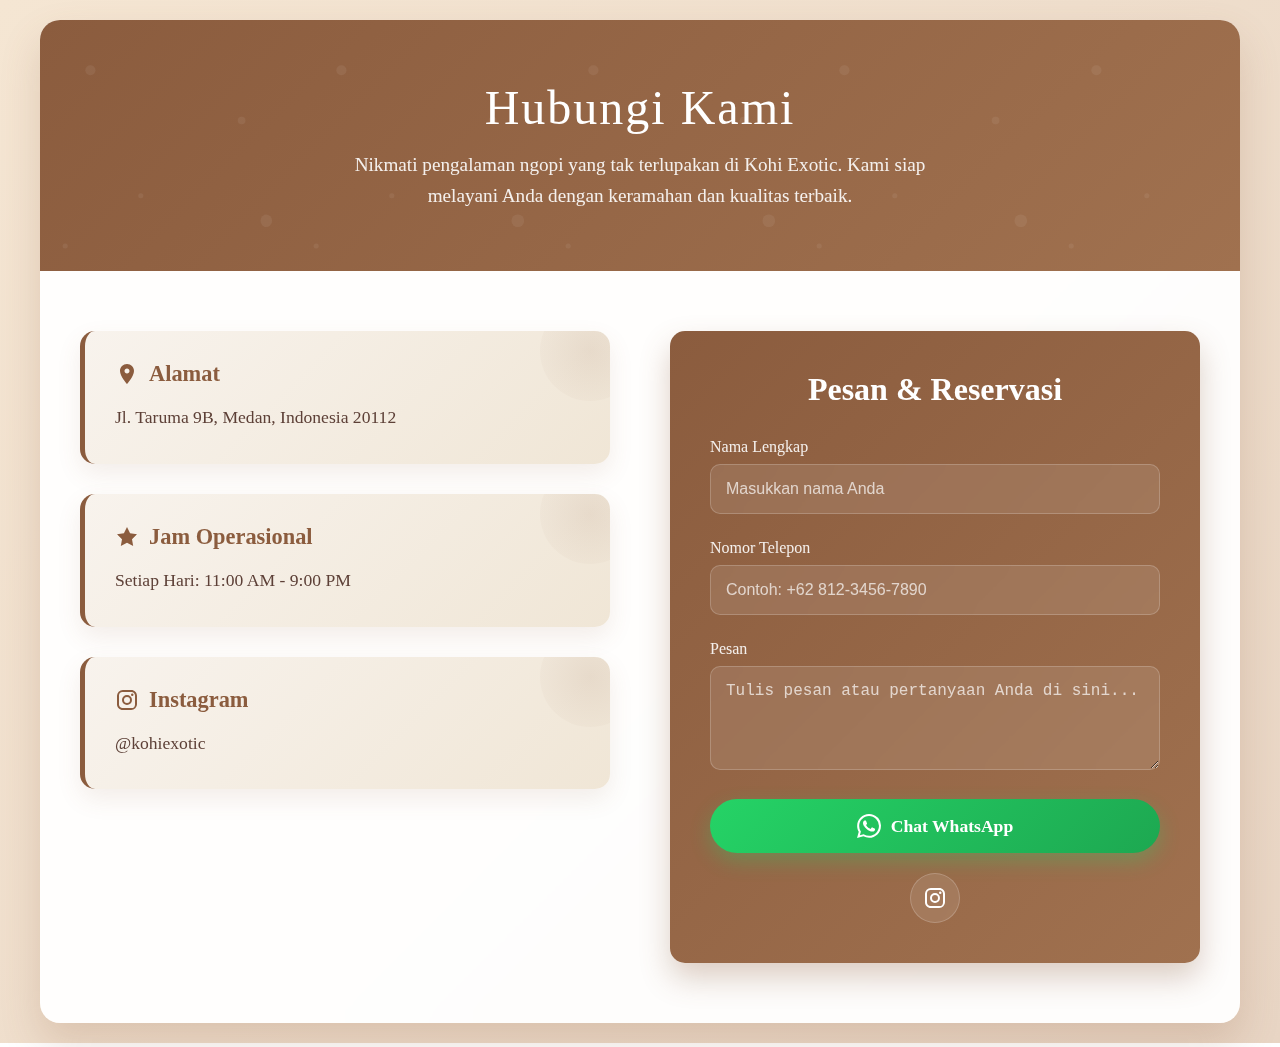
<file: contact.html>
<!DOCTYPE html>
<html lang="en">
<head>
    <meta charset="UTF-8">
    <meta name="viewport" content="width=device-width, initial-scale=1.0">
    <link rel="stylesheet" href="style2.css">
    <title>Kontak KohiExotic</title>
</head>
<body>
    <div class="contact-container">
        <div class="contact-header">
            <h1>Hubungi Kami</h1>
            <p>Nikmati pengalaman ngopi yang tak terlupakan di Kohi Exotic. Kami siap melayani Anda dengan keramahan dan kualitas terbaik.</p>
        </div>
        
        <div class="contact-content">
            <div class="contact-info">
                <div class="info-card">
                    <h3>
                        <svg class="icon" viewBox="0 0 24 24">
                            <path d="M12 2C8.13 2 5 5.13 5 9c0 5.25 7 13 7 13s7-7.75 7-13c0-3.87-3.13-7-7-7zm0 9.5c-1.38 0-2.5-1.12-2.5-2.5s1.12-2.5 2.5-2.5 2.5 1.12 2.5 2.5-1.12 2.5-2.5 2.5z"/>
                        </svg>
                        Alamat
                    </h3>
                    <p>Jl. Taruma 9B, Medan, Indonesia 20112</p>
                </div>
                
                <div class="info-card">
                    <h3>
                        <svg class="icon" viewBox="0 0 24 24">
                            <path d="M12 2l3.09 6.26L22 9.27l-5 4.87 1.18 6.88L12 17.77l-6.18 3.25L7 14.14 2 9.27l6.91-1.01L12 2z"/>
                        </svg>
                        Jam Operasional
                    </h3>
                    <p>Setiap Hari: 11:00 AM - 9:00 PM</p>
                </div>
                
                <div class="info-card">
                    <h3>
                        <svg class="icon" viewBox="0 0 24 24">
                            <path d="M7.8 2h8.4C19.4 2 22 4.6 22 7.8v8.4a5.8 5.8 0 0 1-5.8 5.8H7.8C4.6 22 2 19.4 2 16.2V7.8A5.8 5.8 0 0 1 7.8 2m-.2 2A3.6 3.6 0 0 0 4 7.6v8.8C4 18.39 5.61 20 7.6 20h8.8a3.6 3.6 0 0 0 3.6-3.6V7.6C20 5.61 18.39 4 16.4 4H7.6m9.65 1.5a1.25 1.25 0 0 1 1.25 1.25A1.25 1.25 0 0 1 17.25 8 1.25 1.25 0 0 1 16 6.75a1.25 1.25 0 0 1 1.25-1.25M12 7a5 5 0 0 1 5 5 5 5 0 0 1-5 5 5 5 0 0 1-5-5 5 5 0 0 1 5-5m0 2a3 3 0 0 0-3 3 3 3 0 0 0 3 3 3 3 0 0 0 3-3 3 3 0 0 0-3-3z"/>
                        </svg>
                        Instagram
                    </h3>
                    <p>@kohiexotic</p>
                </div>
            </div>
            
            <div class="contact-form">
                <h3>Pesan & Reservasi</h3>
                <div class="form-group">
                    <label for="name">Nama Lengkap</label>
                    <input type="text" id="name" name="name" placeholder="Masukkan nama Anda" required>
                </div>
                <div class="form-group">
                    <label for="phone">Nomor Telepon</label>
                    <input type="tel" id="phone" name="phone" placeholder="Contoh: +62 812-3456-7890" required>
                </div>
                <div class="form-group">
                    <label for="message">Pesan</label>
                    <textarea id="message" name="message" rows="4" placeholder="Tulis pesan atau pertanyaan Anda di sini..." required></textarea>
                </div>
                
                <a href="https://wa.me/6281375333808" class="whatsapp-btn" target="_blank">
                    <svg class="icon" viewBox="0 0 24 24">
                        <path d="M17.472 14.382c-.297-.149-1.758-.867-2.03-.967-.273-.099-.471-.148-.67.15-.197.297-.767.966-.94 1.164-.173.199-.347.223-.644.075-.297-.15-1.255-.463-2.39-1.475-.883-.788-1.48-1.761-1.653-2.059-.173-.297-.018-.458.13-.606.134-.133.298-.347.446-.52.149-.174.198-.298.298-.497.099-.198.05-.371-.025-.52-.075-.149-.669-1.612-.916-2.207-.242-.579-.487-.5-.669-.51-.173-.008-.371-.01-.57-.01-.198 0-.52.074-.792.372-.272.297-1.04 1.016-1.04 2.479 0 1.462 1.065 2.875 1.213 3.074.149.198 2.096 3.2 5.077 4.487.709.306 1.262.489 1.694.625.712.227 1.36.195 1.871.118.571-.085 1.758-.719 2.006-1.413.248-.694.248-1.289.173-1.413-.074-.124-.272-.198-.57-.347m-5.421 7.403h-.004a9.87 9.87 0 01-5.031-1.378l-.361-.214-3.741.982.998-3.648-.235-.374a9.86 9.86 0 01-1.51-5.26c.001-5.45 4.436-9.884 9.888-9.884 2.64 0 5.122 1.03 6.988 2.898a9.825 9.825 0 012.893 6.994c-.003 5.45-4.437 9.884-9.885 9.884m8.413-18.297A11.815 11.815 0 0012.05 0C5.495 0 .16 5.335.157 11.892c0 2.096.547 4.142 1.588 5.945L.057 24l6.305-1.654a11.882 11.882 0 005.683 1.448h.005c6.554 0 11.89-5.335 11.893-11.893A11.821 11.821 0 0020.893 3.488"/>
                    </svg>
                    Chat WhatsApp
                </a>
                
                <div class="social-links">
                    <a href="https://instagram.com/kohiexotic" class="social-link" target="_blank">
                        <svg class="icon" viewBox="0 0 24 24">
                            <path d="M7.8 2h8.4C19.4 2 22 4.6 22 7.8v8.4a5.8 5.8 0 0 1-5.8 5.8H7.8C4.6 22 2 19.4 2 16.2V7.8A5.8 5.8 0 0 1 7.8 2m-.2 2A3.6 3.6 0 0 0 4 7.6v8.8C4 18.39 5.61 20 7.6 20h8.8a3.6 3.6 0 0 0 3.6-3.6V7.6C20 5.61 18.39 4 16.4 4H7.6m9.65 1.5a1.25 1.25 0 0 1 1.25 1.25A1.25 1.25 0 0 1 17.25 8 1.25 1.25 0 0 1 16 6.75a1.25 1.25 0 0 1 1.25-1.25M12 7a5 5 0 0 1 5 5 5 5 0 0 1-5 5 5 5 0 0 1-5-5 5 5 0 0 1 5-5m0 2a3 3 0 0 0-3 3 3 3 0 0 0 3 3 3 3 0 0 0 3-3 3 3 0 0 0-3-3z"/>
                        </svg>
                    </a>
                </div>
            </div>
        </div>
    </div>
</body>
</html>
</file>
<file: style2.css>
*{
    margin: 0;
    padding: 0;
    box-sizing: border-box;
}

body {
    font-family: 'Georgia', serif;
    background: linear-gradient(135deg, #f5e6d3, #e8d5c4);
    min-height: 100vh;
    padding: 20px;
 }        

.contact-container {
    max-width: 1200px;
    margin: 0 auto;
    background: rgba(255, 255, 255, 0.95);
    border-radius: 20px;
    box-shadow: 0 20px 40px rgba(139, 92, 62, 0.2);
    overflow: hidden;
    backdrop-filter: blur(10px);
}

.contact-header {
    background: linear-gradient(135deg, #8b5c3e, #a0714f);
    color: white;
    padding: 60px 40px;
    text-align: center;
    position: relative;
    overflow: hidden;
}

.contact-header::before {
    content: '';
    position: absolute;
    top: 0;
    left: 0;
    right: 0;
    bottom: 0;
    background: url('data:image/svg+xml,<svg xmlns="http://www.w3.org/2000/svg" viewBox="0 0 100 100"><circle cx="20" cy="20" r="2" fill="rgba(255,255,255,0.1)" /><circle cx="80" cy="40" r="1.5" fill="rgba(255,255,255,0.1)" /><circle cx="40" cy="70" r="1" fill="rgba(255,255,255,0.1)" /><circle cx="90" cy="80" r="2.5" fill="rgba(255,255,255,0.1)" /><circle cx="10" cy="90" r="1" fill="rgba(255,255,255,0.1)" /></svg>');
    opacity: 0.6;
}

.contact-header h1 {
    font-size: 3rem;
    margin-bottom: 15px;
    font-weight: 300;
    letter-spacing: 2px;
    position: relative;
    z-index: 2;
}

.contact-header p {
    font-size: 1.2rem;
    opacity: 0.9;
    max-width: 600px;
    margin: 0 auto;
    line-height: 1.6;
    position: relative;
    z-index: 2;
}

.contact-content {
    display: grid;
    grid-template-columns: 1fr 1fr;
    gap: 60px;
    padding: 60px 40px;
}

.contact-info {
    display: flex;
    flex-direction: column;
    gap: 30px;
}

.info-card {
    background: linear-gradient(135deg, #f8f3ed, #f0e6d6);
    padding: 30px;
    border-radius: 15px;
    border-left: 5px solid #8b5c3e;
    box-shadow: 0 10px 25px rgba(139, 92, 62, 0.1);
    transition: all 0.3s ease;
    position: relative;
    overflow: hidden;
}

.info-card::before {
    content: '';
    position: absolute;
    top: 0;
    right: 0;
    width: 100px;
    height: 100px;
    background: radial-gradient(circle, rgba(139, 92, 62, 0.1), transparent);
    border-radius: 50%;
    transform: translate(30%, -30%);
}

.info-card:hover {
    transform: translateY(-5px);
    box-shadow: 0 15px 35px rgba(139, 92, 62, 0.15);
}

.info-card h3 {
    color: #8b5c3e;
    font-size: 1.4rem;
    margin-bottom: 15px;
    display: flex;
    align-items: center;
    gap: 10px;
}

.info-card p {
    color: #5d4037;
    line-height: 1.8;
    font-size: 1.1rem;
}

.contact-form {
    background: linear-gradient(135deg, #8b5c3e, #a0714f);
    padding: 40px;
    border-radius: 15px;
    color: white;
    box-shadow: 0 15px 30px rgba(139, 92, 62, 0.3);
}

.contact-form h3 {
    font-size: 2rem;
    margin-bottom: 30px;
    text-align: center;
    color: white;
}

.form-group {
    margin-bottom: 25px;
}

.form-group label {
    display: block;
    margin-bottom: 8px;
    font-weight: 500;
    color: rgba(255, 255, 255, 0.9);

}

.form-group input,
.form-group textarea {
    width: 100%;
    padding: 15px;
    border: none;
    border-radius: 10px;
    background: rgba(255, 255, 255, 0.1);
    color: white;
    font-size: 1rem;
    backdrop-filter: blur(10px);
    border: 1px solid rgba(255, 255, 255, 0.2);
    transition: all 0.3s ease;
}

.form-group input:focus,
.form-group textarea:focus {
    outline: none;
    background: rgba(255, 255, 255, 0.2);
    border-color: rgba(255, 255, 255, 0.4);
    transform: scale(1.02);
}

.form-group input::placeholder,
.form-group textarea::placeholder {
    color: rgba(255, 255, 255, 0.7);
}

.whatsapp-btn {
    background: linear-gradient(135deg, #25d366, #1da851);
    color: white;
    padding: 15px 30px;
    border: none;
    border-radius: 50px;
    font-size: 1.1rem;
    font-weight: 600;
    cursor: pointer;
    transition: all 0.3s ease;
    display: flex;
    align-items: center;
    gap: 10px;
    justify-content: center;
    text-decoration: none;
    margin-top: 20px;
    box-shadow: 0 8px 20px rgba(37, 211, 102, 0.3);
}

.whatsapp-btn:hover {
    transform: translateY(-3px);
    box-shadow: 0 12px 25px rgba(37, 211, 102, 0.4);
}

.icon {
    width: 24px;
    height: 24px;
    fill: currentColor;
}

.social-links {
    display: flex;
    gap: 20px;
    margin-top: 20px;
    justify-content: center;
}

.social-link {
    width: 50px;
    height: 50px;
    background: rgba(255, 255, 255, 0.1);
    border-radius: 50%;
    display: flex;
    align-items: center;
    justify-content: center;
    color: white;
    text-decoration: none;
    transition: all 0.3s ease;
    backdrop-filter: blur(10px);
    border: 1px solid rgba(255, 255, 255, 0.2);
}

.social-link:hover {
    background: rgba(255, 255, 255, 0.2);
    transform: translateY(-3px);
}

@media (max-width: 768px) {
    .contact-content {
        grid-template-columns: 1fr;
        gap: 40px;
        padding: 40px 20px;
    }
            
    .contact-header {
        padding: 40px 20px;
    }
            
    .contact-header h1 {
        font-size: 2.2rem;
    }
            
    .info-card,
    .contact-form {
        padding: 25px;
    }
}
</file>
